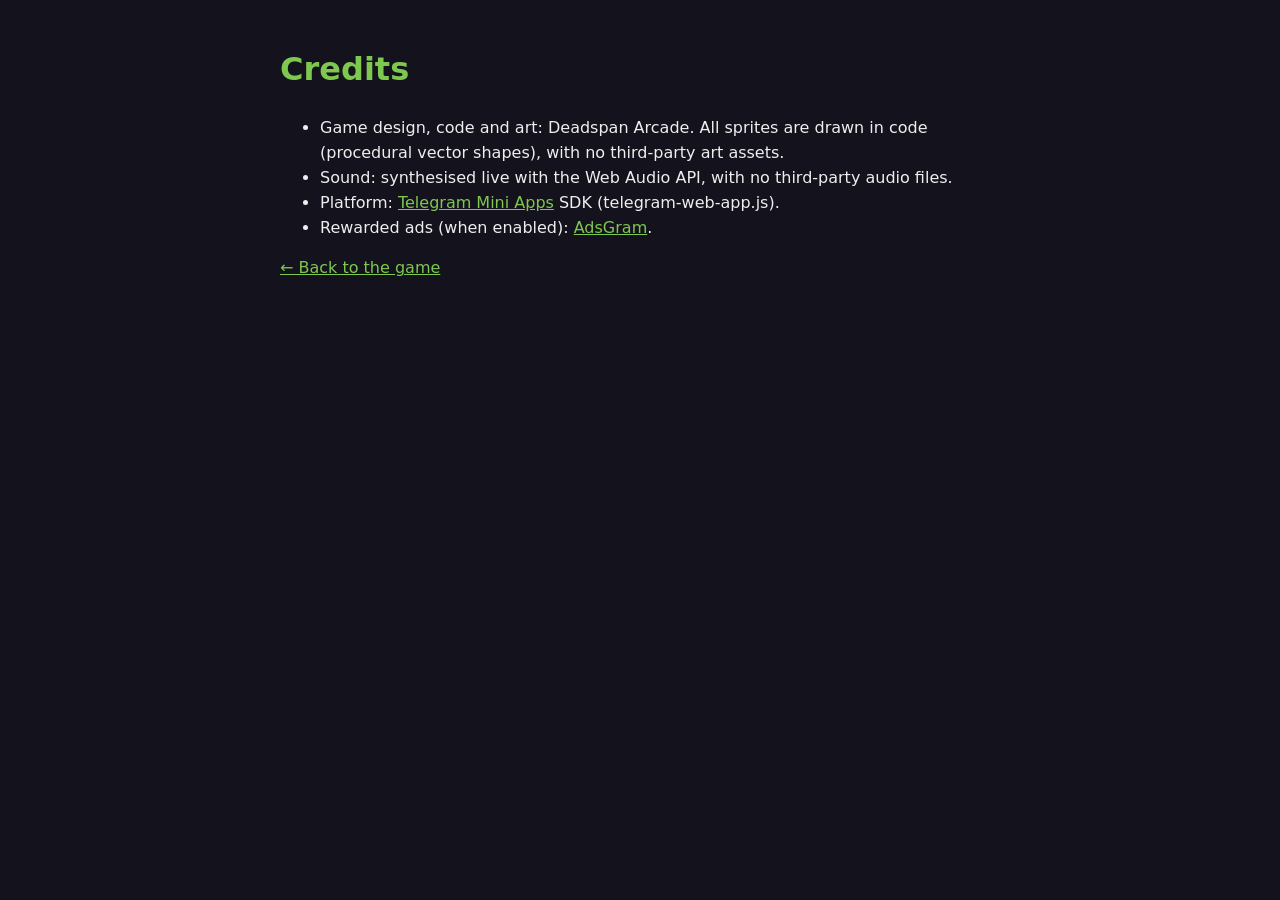
<file: credits.html>
<!doctype html><html lang="en"><head><meta charset="utf-8"><meta name="viewport" content="width=device-width,initial-scale=1"><title>Deadspan: Outpost credits</title>
<style>body{font-family:system-ui,sans-serif;max-width:720px;margin:0 auto;padding:24px;line-height:1.55;background:#14121c;color:#eee}a{color:#7ec850}h1{color:#7ec850}</style></head><body>
<h1>Credits</h1>
<ul>
<li>Game design, code and art: Deadspan Arcade. All sprites are drawn in code (procedural vector shapes), with no third-party art assets.</li>
<li>Sound: synthesised live with the Web Audio API, with no third-party audio files.</li>
<li>Platform: <a href="https://core.telegram.org/bots/webapps">Telegram Mini Apps</a> SDK (telegram-web-app.js).</li>
<li>Rewarded ads (when enabled): <a href="https://adsgram.ai">AdsGram</a>.</li>
</ul>
<p><a href="./">← Back to the game</a></p>
</body></html>
</file>
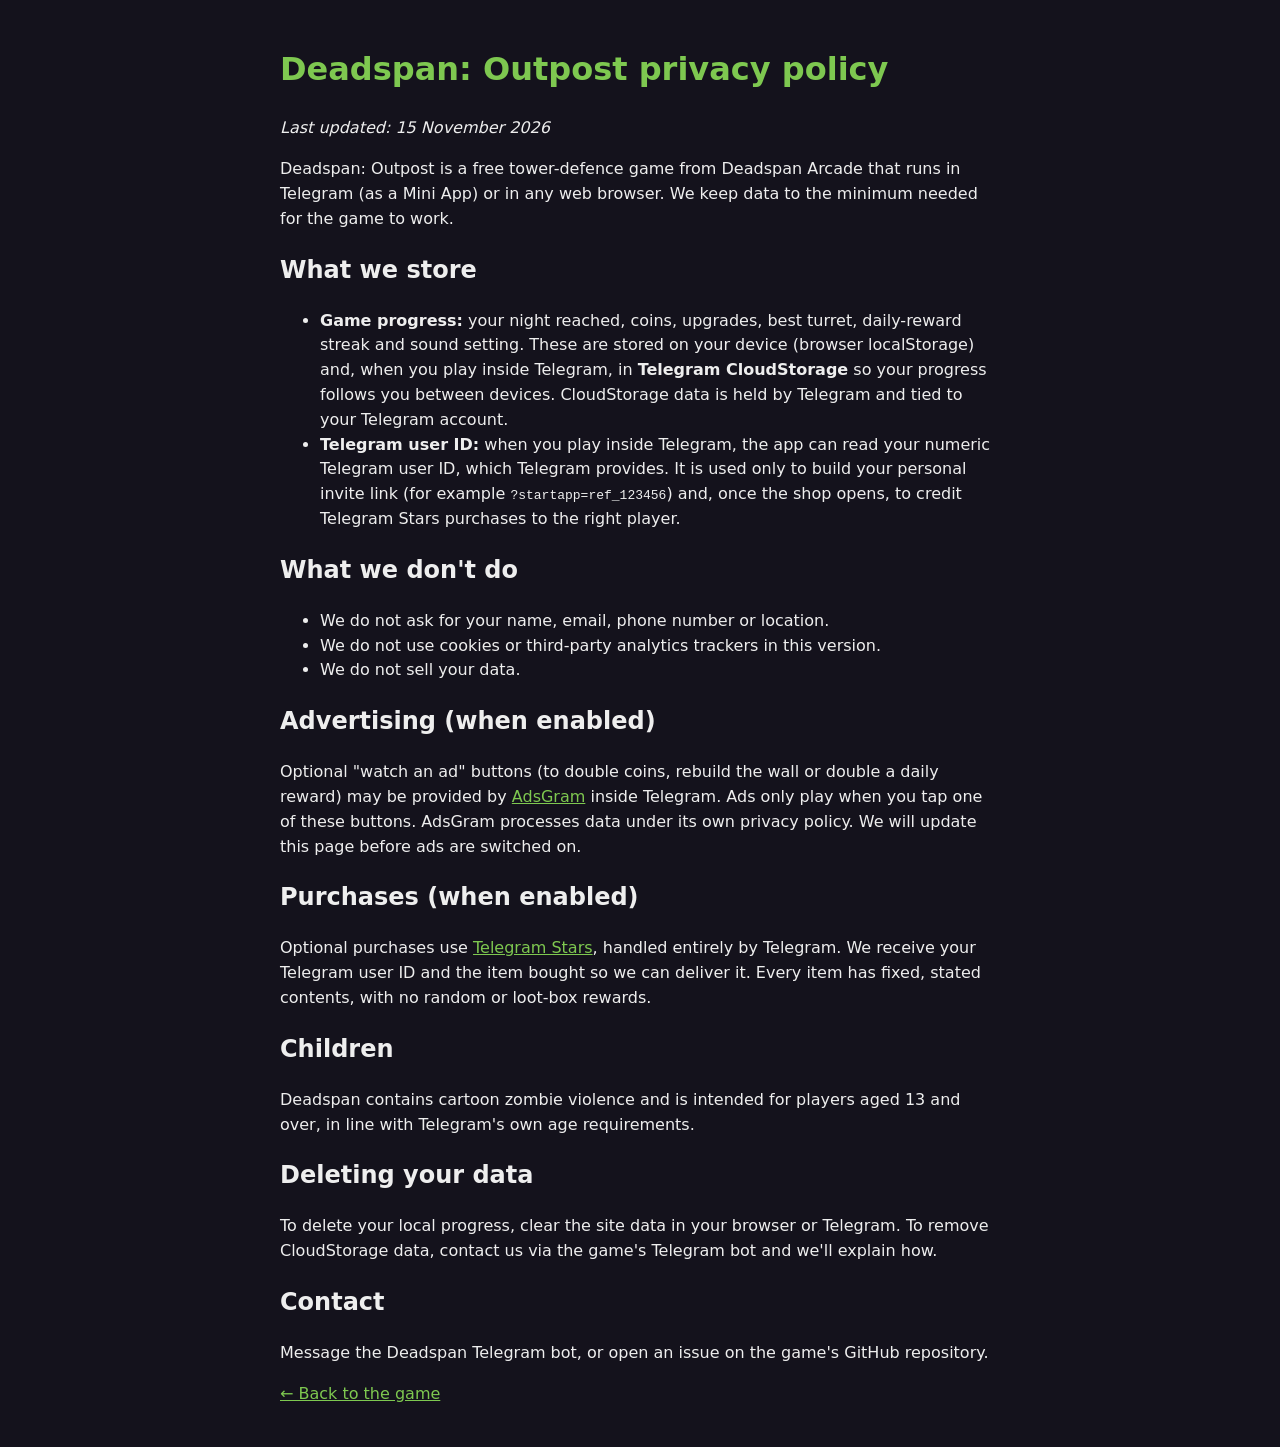
<file: privacy.html>
<!doctype html><html lang="en"><head><meta charset="utf-8"><meta name="viewport" content="width=device-width,initial-scale=1"><title>Deadspan: Outpost privacy policy</title>
<style>body{font-family:system-ui,sans-serif;max-width:720px;margin:0 auto;padding:24px;line-height:1.55;background:#14121c;color:#eee}a{color:#7ec850}h1{color:#7ec850}</style></head><body>
<h1>Deadspan: Outpost privacy policy</h1>
<p><em>Last updated: 15 November 2026</em></p>
<p>Deadspan: Outpost is a free tower-defence game from Deadspan Arcade that runs in Telegram (as a Mini App) or in any web browser. We keep data to the minimum needed for the game to work.</p>
<h2>What we store</h2>
<ul>
<li><b>Game progress:</b> your night reached, coins, upgrades, best turret, daily-reward streak and sound setting. These are stored on your device (browser localStorage) and, when you play inside Telegram, in <b>Telegram CloudStorage</b> so your progress follows you between devices. CloudStorage data is held by Telegram and tied to your Telegram account.</li>
<li><b>Telegram user ID:</b> when you play inside Telegram, the app can read your numeric Telegram user ID, which Telegram provides. It is used only to build your personal invite link (for example <code>?startapp=ref_123456</code>) and, once the shop opens, to credit Telegram Stars purchases to the right player.</li>
</ul>
<h2>What we don't do</h2>
<ul>
<li>We do not ask for your name, email, phone number or location.</li>
<li>We do not use cookies or third-party analytics trackers in this version.</li>
<li>We do not sell your data.</li>
</ul>
<h2>Advertising (when enabled)</h2>
<p>Optional "watch an ad" buttons (to double coins, rebuild the wall or double a daily reward) may be provided by <a href="https://adsgram.ai">AdsGram</a> inside Telegram. Ads only play when you tap one of these buttons. AdsGram processes data under its own privacy policy. We will update this page before ads are switched on.</p>
<h2>Purchases (when enabled)</h2>
<p>Optional purchases use <a href="https://telegram.org/tos/stars">Telegram Stars</a>, handled entirely by Telegram. We receive your Telegram user ID and the item bought so we can deliver it. Every item has fixed, stated contents, with no random or loot-box rewards.</p>
<h2>Children</h2>
<p>Deadspan contains cartoon zombie violence and is intended for players aged 13 and over, in line with Telegram's own age requirements.</p>
<h2>Deleting your data</h2>
<p>To delete your local progress, clear the site data in your browser or Telegram. To remove CloudStorage data, contact us via the game's Telegram bot and we'll explain how.</p>
<h2>Contact</h2>
<p>Message the Deadspan Telegram bot, or open an issue on the game's GitHub repository.</p>
<p><a href="./">← Back to the game</a></p>
</body></html>
</file>
